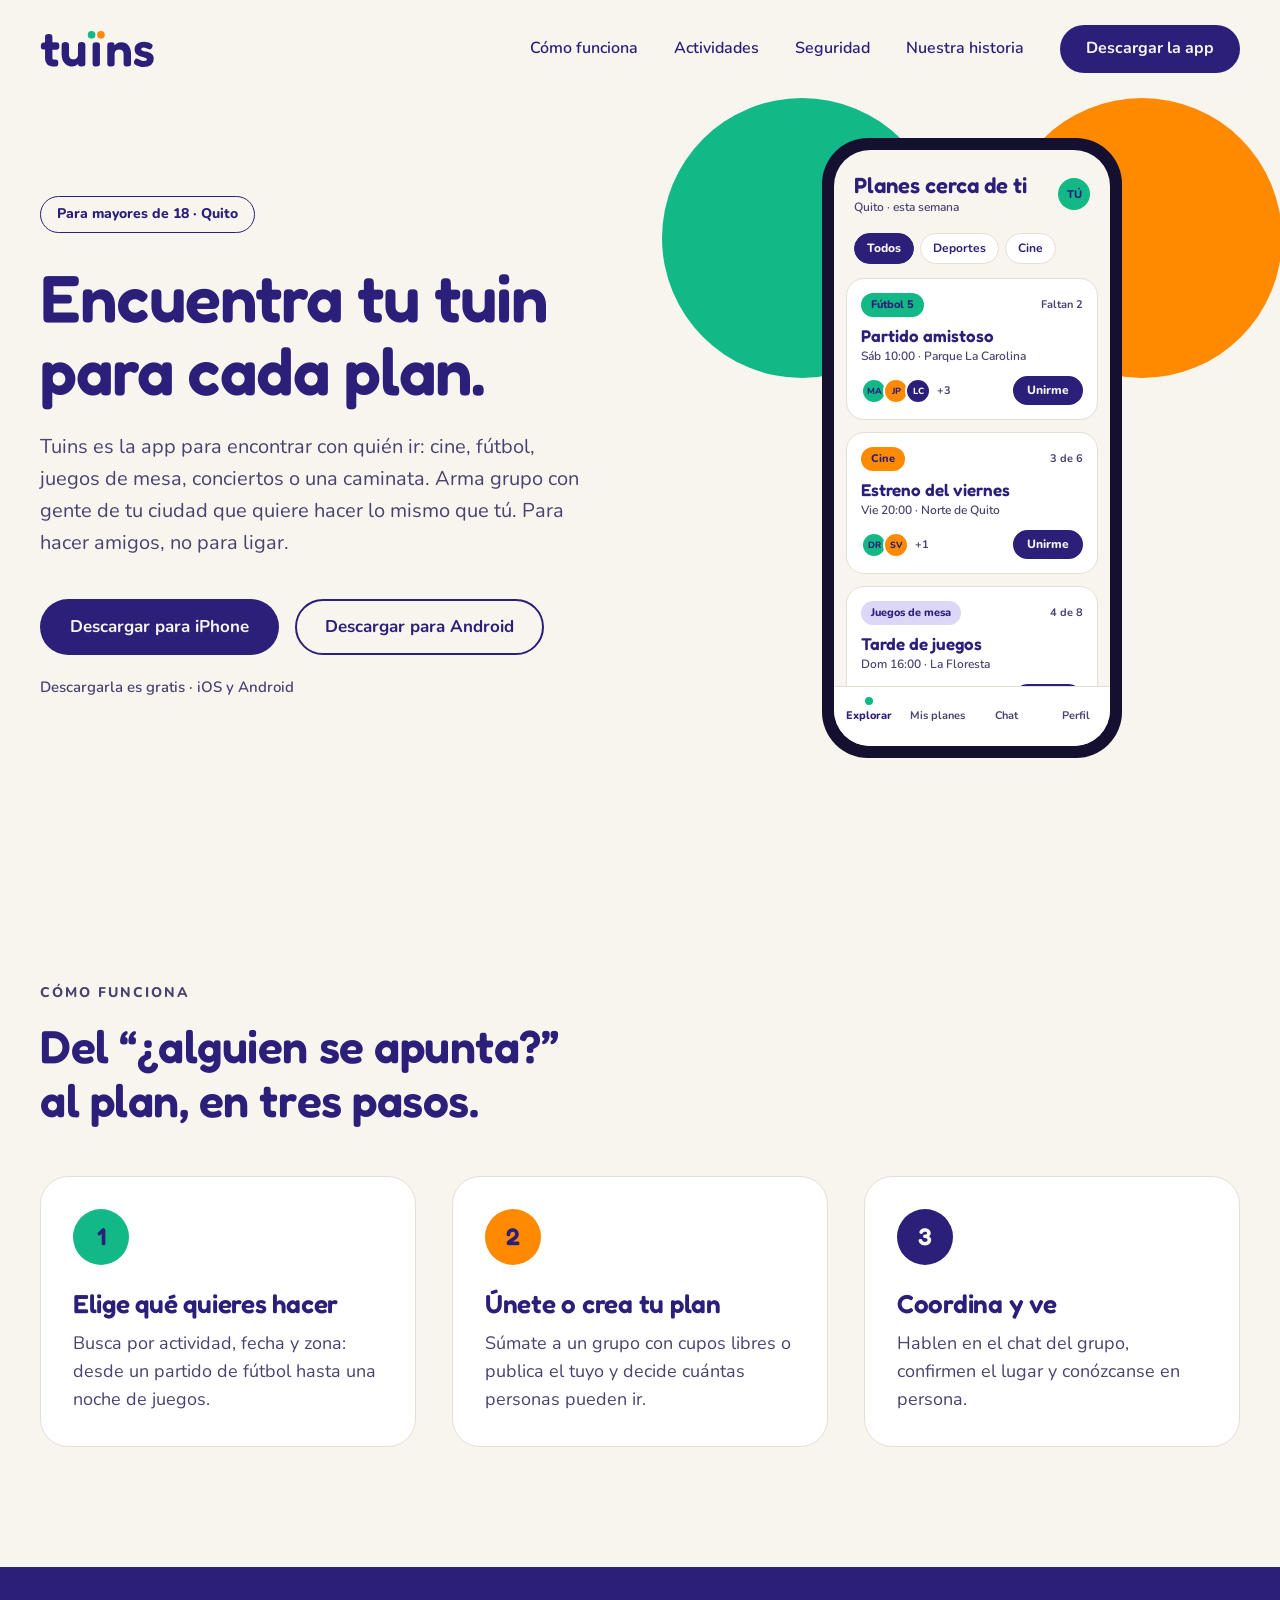
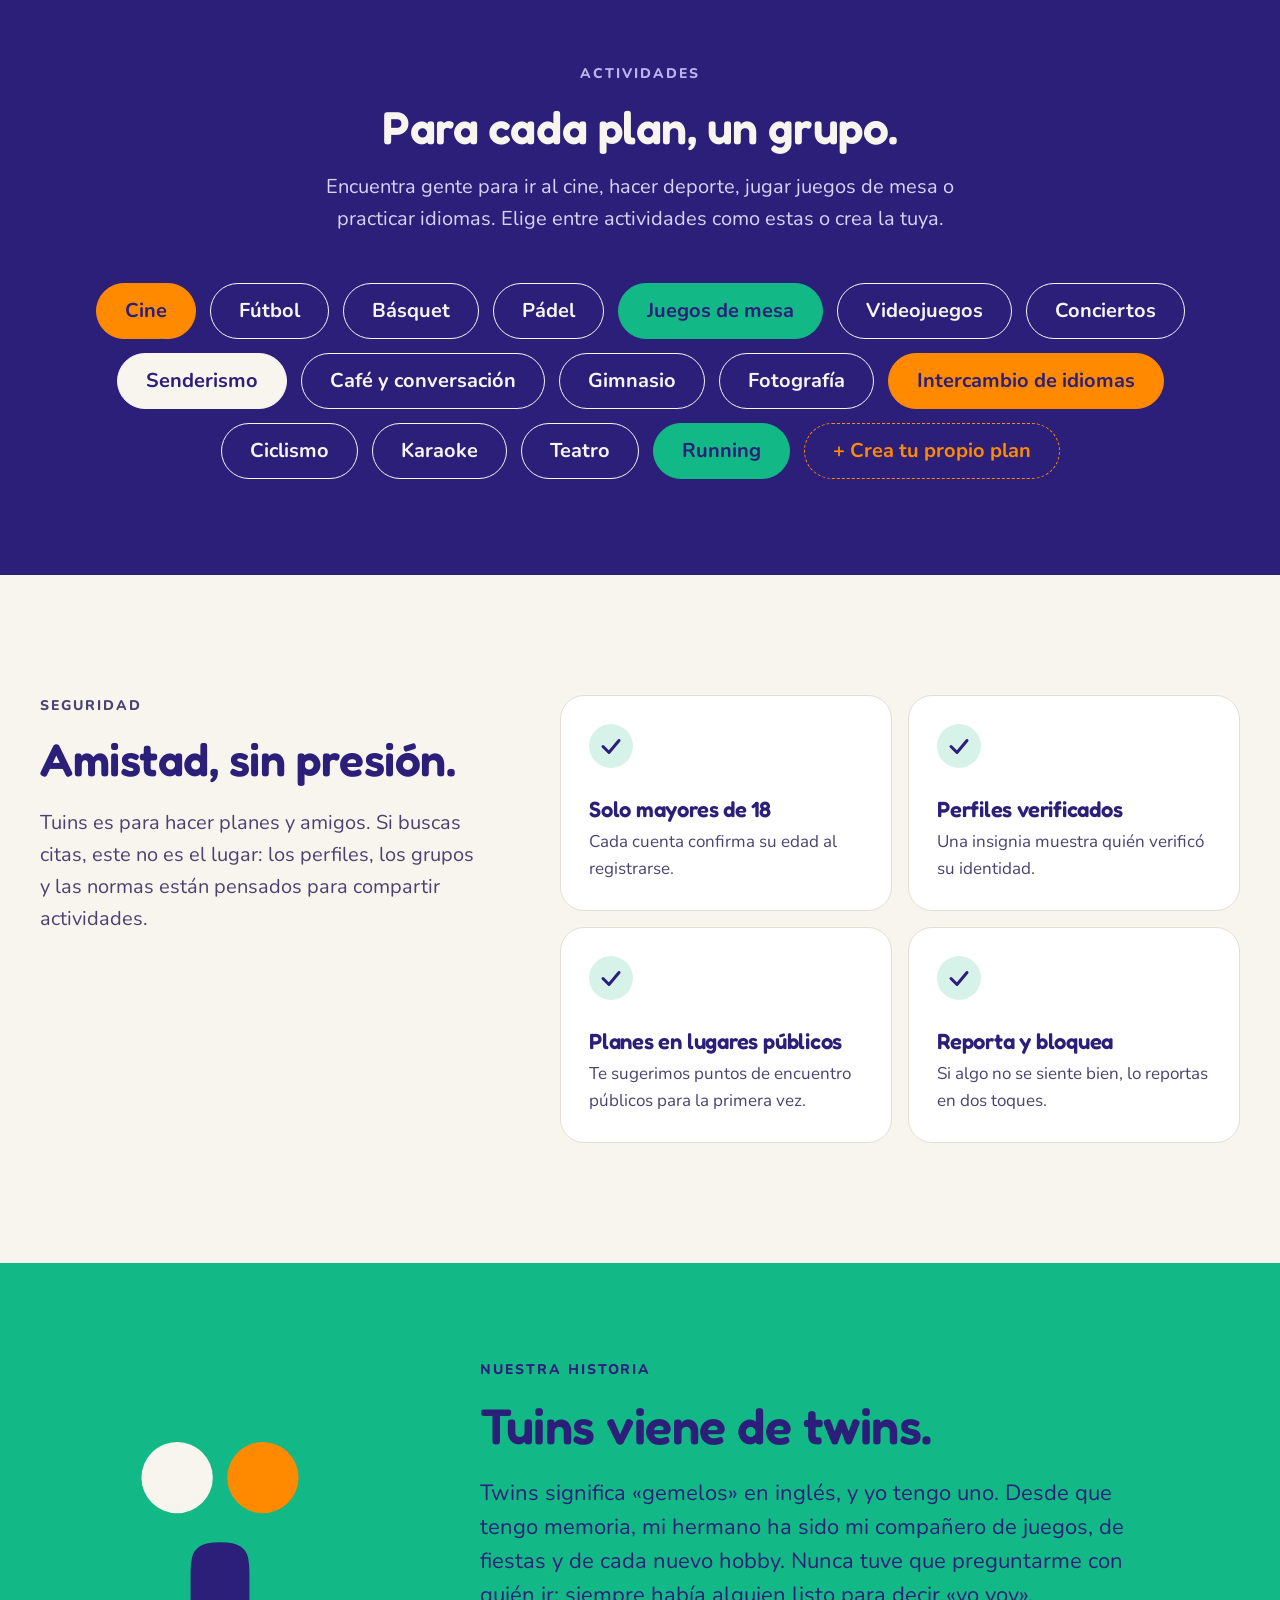
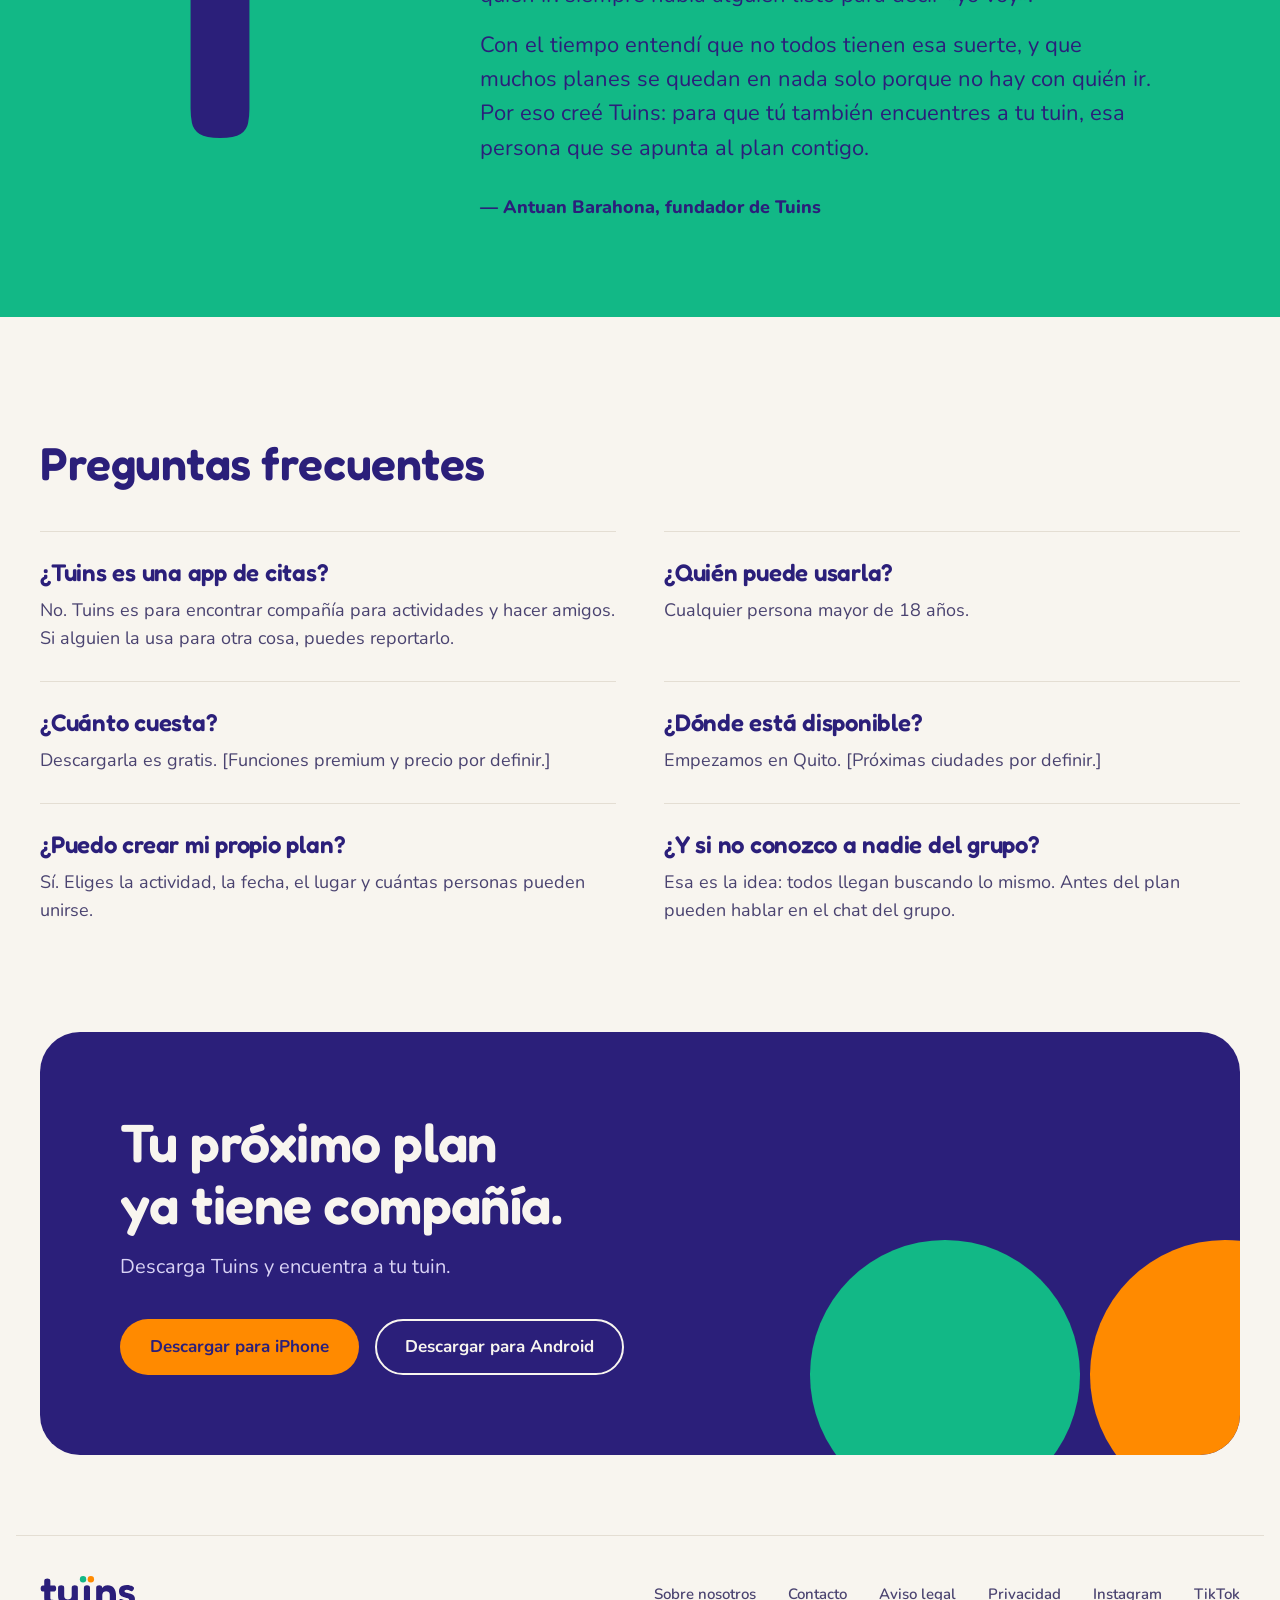
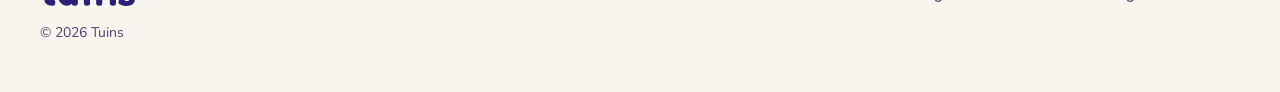
<file: index.html>
<!doctype html>
<html lang="es">
<head>
  <meta charset="utf-8">
  <meta name="viewport" content="width=device-width, initial-scale=1">
  <!-- Política de seguridad. GitHub Pages no admite cabeceras HTTP propias, por eso va en un meta.
       Si agregas scripts, fuentes o imágenes de otro dominio, hay que permitirlos aquí (y en las demás páginas).
       No quites connect-src 'self': sin él, Lighthouse no puede leer robots.txt y baja la nota de SEO. -->
  <meta http-equiv="Content-Security-Policy" content="default-src 'none'; style-src 'self'; img-src 'self'; font-src 'self'; manifest-src 'self'; connect-src 'self'; base-uri 'none'; form-action 'none'">

  <!-- SEO básico -->
  <title>Tuins: encuentra con quién ir a tus planes en Quito</title>
  <meta name="description" content="Tuins es la app para encontrar con quién ir al cine, al fútbol o a una noche de juegos. Arma grupo con gente de Quito que quiere lo mismo que tú. Solo +18.">
  <!-- Reemplaza https://josueantuanb.github.io/tuins por tu dominio real (aquí, en robots.txt y en sitemap.xml) -->
  <link rel="canonical" href="https://josueantuanb.github.io/tuins/">
  <meta name="robots" content="index, follow, max-image-preview:large">
  <meta name="theme-color" content="#2B1F7A">

  <!-- Open Graph (Facebook, WhatsApp, LinkedIn) -->
  <meta property="og:type" content="website">
  <meta property="og:site_name" content="Tuins">
  <meta property="og:locale" content="es_EC">
  <meta property="og:title" content="Tuins: encuentra tu tuin para cada plan">
  <meta property="og:description" content="La app para encontrar con quién ir al cine, al fútbol o a una noche de juegos en Quito. Para hacer amigos, no para ligar.">
  <meta property="og:url" content="https://josueantuanb.github.io/tuins/">
  <meta property="og:image" content="https://josueantuanb.github.io/tuins/assets/og/tuins-og.jpg">
  <meta property="og:image:width" content="1200">
  <meta property="og:image:height" content="630">
  <meta property="og:image:alt" content="Logo de Tuins con el texto: Encuentra tu tuin para cada plan.">

  <!-- Tarjeta para X / Twitter -->
  <meta name="twitter:card" content="summary_large_image">
  <meta name="twitter:title" content="Tuins: encuentra tu tuin para cada plan">
  <meta name="twitter:description" content="La app para encontrar con quién ir al cine, al fútbol o a una noche de juegos en Quito.">
  <meta name="twitter:image" content="https://josueantuanb.github.io/tuins/assets/og/tuins-og.jpg">
  <meta name="twitter:image:alt" content="Logo de Tuins con el texto: Encuentra tu tuin para cada plan.">

  <!-- Íconos -->
  <link rel="icon" href="favicon.ico" sizes="48x48">
  <link rel="icon" href="assets/icons/favicon.svg" type="image/svg+xml">
  <link rel="apple-touch-icon" href="assets/icons/apple-touch-icon.png">
  <link rel="manifest" href="site.webmanifest">

  <!-- Fuentes propias (sin peticiones a terceros) y estilos -->
  <link rel="preload" href="assets/fonts/fredoka-latin.woff2" as="font" type="font/woff2" crossorigin>
  <link rel="preload" href="assets/fonts/nunito-latin.woff2" as="font" type="font/woff2" crossorigin>
  <link rel="stylesheet" href="css/styles.css">

  <!-- Datos estructurados (schema.org) -->
  <script type="application/ld+json">
  {
    "@context": "https://schema.org",
    "@graph": [
      {
        "@type": "Organization",
        "@id": "https://josueantuanb.github.io/tuins/#organizacion",
        "name": "Tuins",
        "url": "https://josueantuanb.github.io/tuins/",
        "logo": "https://josueantuanb.github.io/tuins/assets/icons/icon-512.png",
        "sameAs": ["https://github.com/josueantuanB/tuins"],
        "founder": { "@type": "Person", "name": "Antuan Barahona" }
      },
      {
        "@type": "WebSite",
        "@id": "https://josueantuanb.github.io/tuins/#sitio",
        "url": "https://josueantuanb.github.io/tuins/",
        "name": "Tuins",
        "inLanguage": "es",
        "publisher": { "@id": "https://josueantuanb.github.io/tuins/#organizacion" }
      },
      {
        "@type": "WebPage",
        "@id": "https://josueantuanb.github.io/tuins/#pagina",
        "url": "https://josueantuanb.github.io/tuins/",
        "name": "Tuins: encuentra con quién ir a tus planes en Quito",
        "description": "Tuins es la app para encontrar con quién ir al cine, al fútbol o a una noche de juegos. Arma grupo con gente de Quito que quiere lo mismo que tú. Solo +18.",
        "inLanguage": "es",
        "isPartOf": { "@id": "https://josueantuanb.github.io/tuins/#sitio" },
        "about": { "@id": "https://josueantuanb.github.io/tuins/#app" },
        "breadcrumb": { "@id": "https://josueantuanb.github.io/tuins/#migas" },
        "primaryImageOfPage": "https://josueantuanb.github.io/tuins/assets/og/tuins-og.jpg"
      },
      {
        "@type": "BreadcrumbList",
        "@id": "https://josueantuanb.github.io/tuins/#migas",
        "itemListElement": [
          { "@type": "ListItem", "position": 1, "name": "Inicio", "item": "https://josueantuanb.github.io/tuins/" }
        ]
      },
      {
        "@type": "MobileApplication",
        "@id": "https://josueantuanb.github.io/tuins/#app",
        "name": "Tuins",
        "operatingSystem": "iOS, Android",
        "applicationCategory": "SocialNetworkingApplication",
        "description": "App para encontrar compañía para actividades y hacer amigos. Solo para mayores de 18 años.",
        "offers": { "@type": "Offer", "price": "0", "priceCurrency": "USD" },
        "publisher": { "@id": "https://josueantuanb.github.io/tuins/#organizacion" }
      },
      {
        "@type": "FAQPage",
        "@id": "https://josueantuanb.github.io/tuins/#preguntas",
        "mainEntity": [
          {
            "@type": "Question",
            "name": "¿Tuins es una app de citas?",
            "acceptedAnswer": { "@type": "Answer", "text": "No. Tuins es para encontrar compañía para actividades y hacer amigos. Si alguien la usa para otra cosa, puedes reportarlo." }
          },
          {
            "@type": "Question",
            "name": "¿Quién puede usarla?",
            "acceptedAnswer": { "@type": "Answer", "text": "Cualquier persona mayor de 18 años." }
          },
          {
            "@type": "Question",
            "name": "¿Puedo crear mi propio plan?",
            "acceptedAnswer": { "@type": "Answer", "text": "Sí. Eliges la actividad, la fecha, el lugar y cuántas personas pueden unirse." }
          },
          {
            "@type": "Question",
            "name": "¿Y si no conozco a nadie del grupo?",
            "acceptedAnswer": { "@type": "Answer", "text": "Esa es la idea: todos llegan buscando lo mismo. Antes del plan pueden hablar en el chat del grupo." }
          }
        ]
      }
    ]
  }
  </script>
</head>
<body>
  <a class="saltar" href="#contenido">Saltar al contenido</a>

  <header class="cabecera">
    <div class="contenedor cabecera__fila">
      <a class="cabecera__logo" href="./">
        <img src="assets/img/tuins-logo.svg" width="115" height="36" alt="Tuins, ir al inicio">
      </a>
      <nav class="cabecera__nav" aria-label="Principal">
        <ul>
          <li><a href="#como-funciona">Cómo funciona</a></li>
          <li><a href="#actividades">Actividades</a></li>
          <li><a href="#seguridad">Seguridad</a></li>
          <li><a href="#historia">Nuestra historia</a></li>
        </ul>
      </nav>
      <a class="boton boton--primario boton--chico cabecera__cta" href="#descargar">Descargar la app</a>
    </div>
  </header>

  <main id="contenido">

    <!-- HERO -->
    <section class="hero" aria-labelledby="hero-titulo">
      <div class="contenedor hero__grid">
        <div class="hero__texto">
          <p class="etiqueta">Para mayores de 18 · Quito</p>
          <h1 id="hero-titulo">Encuentra tu tuin para cada plan.</h1>
          <p class="hero__bajada">Tuins es la app para encontrar con quién ir: cine, fútbol, juegos de mesa, conciertos o una caminata. Arma grupo con gente de tu ciudad que quiere hacer lo mismo que tú. Para hacer amigos, no para ligar.</p>
          <div class="botones">
            <!-- TODO: reemplazar # por el enlace real de App Store -->
            <a class="boton boton--primario" href="#">Descargar para iPhone</a>
            <!-- TODO: reemplazar # por el enlace real de Google Play -->
            <a class="boton boton--secundario" href="#">Descargar para Android</a>
          </div>
          <p class="hero__nota">Descargarla es gratis · iOS y Android</p>
        </div>

        <div class="hero__visual">
          <div class="telefono" role="img" aria-label="Pantalla de la app Tuins con planes cercanos: un partido de fútbol 5, un estreno de cine y una tarde de juegos de mesa.">
            <div class="telefono__pantalla">
              <div class="app__cabecera">
                <div>
                  <p class="app__titulo">Planes cerca de ti</p>
                  <p class="app__sub">Quito · esta semana</p>
                </div>
                <span class="app__avatar">TÚ</span>
              </div>
              <div class="app__filtros">
                <span class="filtro filtro--activo">Todos</span>
                <span class="filtro">Deportes</span>
                <span class="filtro">Cine</span>
              </div>

              <div class="plan">
                <div class="plan__fila">
                  <span class="plan__tag plan__tag--menta">Fútbol 5</span>
                  <span class="plan__cupo">Faltan 2</span>
                </div>
                <p class="plan__titulo">Partido amistoso</p>
                <p class="plan__meta">Sáb 10:00 · Parque La Carolina</p>
                <div class="plan__fila">
                  <span class="avatares"><span class="av av--menta">MA</span><span class="av av--mandarina">JP</span><span class="av av--indigo">LC</span><span class="av__mas">+3</span></span>
                  <span class="plan__boton">Unirme</span>
                </div>
              </div>

              <div class="plan">
                <div class="plan__fila">
                  <span class="plan__tag plan__tag--mandarina">Cine</span>
                  <span class="plan__cupo">3 de 6</span>
                </div>
                <p class="plan__titulo">Estreno del viernes</p>
                <p class="plan__meta">Vie 20:00 · Norte de Quito</p>
                <div class="plan__fila">
                  <span class="avatares"><span class="av av--menta">DR</span><span class="av av--mandarina">SV</span><span class="av__mas">+1</span></span>
                  <span class="plan__boton">Unirme</span>
                </div>
              </div>

              <div class="plan">
                <div class="plan__fila">
                  <span class="plan__tag plan__tag--lavanda">Juegos de mesa</span>
                  <span class="plan__cupo">4 de 8</span>
                </div>
                <p class="plan__titulo">Tarde de juegos</p>
                <p class="plan__meta">Dom 16:00 · La Floresta</p>
                <div class="plan__fila">
                  <span class="avatares"><span class="av av--menta">AN</span><span class="av av--mandarina">GM</span><span class="av av--indigo">PT</span><span class="av__mas">+1</span></span>
                  <span class="plan__boton">Unirme</span>
                </div>
              </div>

              <div class="app__barra">
                <span class="activo">Explorar</span>
                <span>Mis planes</span>
                <span>Chat</span>
                <span>Perfil</span>
              </div>
            </div>
          </div>
        </div>
      </div>
    </section>

    <!-- CÓMO FUNCIONA -->
    <section class="seccion" id="como-funciona" aria-labelledby="como-titulo">
      <div class="contenedor">
        <p class="antetitulo">Cómo funciona</p>
        <h2 id="como-titulo">Del “¿alguien se apunta?” al plan, en tres pasos.</h2>
        <ol class="pasos">
          <li class="tarjeta paso">
            <span class="paso__num paso__num--menta" aria-hidden="true">1</span>
            <h3>Elige qué quieres hacer</h3>
            <p>Busca por actividad, fecha y zona: desde un partido de fútbol hasta una noche de juegos.</p>
          </li>
          <li class="tarjeta paso">
            <span class="paso__num paso__num--mandarina" aria-hidden="true">2</span>
            <h3>Únete o crea tu plan</h3>
            <p>Súmate a un grupo con cupos libres o publica el tuyo y decide cuántas personas pueden ir.</p>
          </li>
          <li class="tarjeta paso">
            <span class="paso__num paso__num--indigo" aria-hidden="true">3</span>
            <h3>Coordina y ve</h3>
            <p>Hablen en el chat del grupo, confirmen el lugar y conózcanse en persona.</p>
          </li>
        </ol>
      </div>
    </section>

    <!-- ACTIVIDADES -->
    <section class="banda banda--indigo" id="actividades" aria-labelledby="act-titulo">
      <div class="contenedor centrado">
        <p class="antetitulo antetitulo--claro">Actividades</p>
        <h2 id="act-titulo">Para cada plan, un grupo.</h2>
        <p class="banda__bajada">Encuentra gente para ir al cine, hacer deporte, jugar juegos de mesa o practicar idiomas. Elige entre actividades como estas o crea la tuya.</p>
        <ul class="chips">
          <li class="chip chip--mandarina">Cine</li>
          <li class="chip">Fútbol</li>
          <li class="chip">Básquet</li>
          <li class="chip">Pádel</li>
          <li class="chip chip--menta">Juegos de mesa</li>
          <li class="chip">Videojuegos</li>
          <li class="chip">Conciertos</li>
          <li class="chip chip--hueso">Senderismo</li>
          <li class="chip">Café y conversación</li>
          <li class="chip">Gimnasio</li>
          <li class="chip">Fotografía</li>
          <li class="chip chip--mandarina">Intercambio de idiomas</li>
          <li class="chip">Ciclismo</li>
          <li class="chip">Karaoke</li>
          <li class="chip">Teatro</li>
          <li class="chip chip--menta">Running</li>
          <li class="chip chip--nuevo">+ Crea tu propio plan</li>
        </ul>
      </div>
    </section>

    <!-- SEGURIDAD -->
    <section class="seccion" id="seguridad" aria-labelledby="seg-titulo">
      <div class="contenedor seguridad">
        <div class="seguridad__intro">
          <p class="antetitulo">Seguridad</p>
          <h2 id="seg-titulo">Amistad, sin presión.</h2>
          <p>Tuins es para hacer planes y amigos. Si buscas citas, este no es el lugar: los perfiles, los grupos y las normas están pensados para compartir actividades.</p>
        </div>
        <ul class="garantias">
          <li class="tarjeta garantia">
            <svg viewBox="0 0 44 44" aria-hidden="true" focusable="false"><circle cx="22" cy="22" r="22" fill="#D7F3E9"/><path d="M14 22.5l6 6 10-12" fill="none" stroke="#2B1F7A" stroke-width="3" stroke-linecap="round" stroke-linejoin="round"/></svg>
            <h3>Solo mayores de 18</h3>
            <p>Cada cuenta confirma su edad al registrarse.</p>
          </li>
          <li class="tarjeta garantia">
            <svg viewBox="0 0 44 44" aria-hidden="true" focusable="false"><circle cx="22" cy="22" r="22" fill="#D7F3E9"/><path d="M14 22.5l6 6 10-12" fill="none" stroke="#2B1F7A" stroke-width="3" stroke-linecap="round" stroke-linejoin="round"/></svg>
            <h3>Perfiles verificados</h3>
            <p>Una insignia muestra quién verificó su identidad.</p>
          </li>
          <li class="tarjeta garantia">
            <svg viewBox="0 0 44 44" aria-hidden="true" focusable="false"><circle cx="22" cy="22" r="22" fill="#D7F3E9"/><path d="M14 22.5l6 6 10-12" fill="none" stroke="#2B1F7A" stroke-width="3" stroke-linecap="round" stroke-linejoin="round"/></svg>
            <h3>Planes en lugares públicos</h3>
            <p>Te sugerimos puntos de encuentro públicos para la primera vez.</p>
          </li>
          <li class="tarjeta garantia">
            <svg viewBox="0 0 44 44" aria-hidden="true" focusable="false"><circle cx="22" cy="22" r="22" fill="#D7F3E9"/><path d="M14 22.5l6 6 10-12" fill="none" stroke="#2B1F7A" stroke-width="3" stroke-linecap="round" stroke-linejoin="round"/></svg>
            <h3>Reporta y bloquea</h3>
            <p>Si algo no se siente bien, lo reportas en dos toques.</p>
          </li>
        </ul>
      </div>
    </section>

    <!-- NUESTRA HISTORIA -->
    <section class="banda banda--menta" id="historia" aria-labelledby="hist-titulo">
      <div class="contenedor historia">
        <img class="historia__simbolo" src="assets/img/tuins-simbolo-historia.svg" width="300" height="300" alt="" loading="lazy" decoding="async">
        <div>
          <p class="antetitulo antetitulo--indigo">Nuestra historia</p>
          <h2 id="hist-titulo">Tuins viene de <span lang="en">twins</span>.</h2>
          <blockquote class="historia__cita">
            <p><span lang="en">Twins</span> significa «gemelos» en inglés, y yo tengo uno. Desde que tengo memoria, mi hermano ha sido mi compañero de juegos, de fiestas y de cada nuevo hobby. Nunca tuve que preguntarme con quién ir: siempre había alguien listo para decir «yo voy».</p>
            <p>Con el tiempo entendí que no todos tienen esa suerte, y que muchos planes se quedan en nada solo porque no hay con quién ir. Por eso creé Tuins: para que tú también encuentres a tu tuin, esa persona que se apunta al plan contigo.</p>
          </blockquote>
          <p class="historia__firma">— Antuan Barahona, fundador de Tuins</p>
        </div>
      </div>
    </section>

    <!-- PREGUNTAS FRECUENTES -->
    <section class="seccion seccion--faq" id="preguntas" aria-labelledby="faq-titulo">
      <div class="contenedor">
        <h2 id="faq-titulo">Preguntas frecuentes</h2>
        <div class="faq">
          <div class="faq__item">
            <h3>¿Tuins es una app de citas?</h3>
            <p>No. Tuins es para encontrar compañía para actividades y hacer amigos. Si alguien la usa para otra cosa, puedes reportarlo.</p>
          </div>
          <div class="faq__item">
            <h3>¿Quién puede usarla?</h3>
            <p>Cualquier persona mayor de 18 años.</p>
          </div>
          <div class="faq__item">
            <h3>¿Cuánto cuesta?</h3>
            <!-- TODO: completar el modelo de precios -->
            <p>Descargarla es gratis. [Funciones premium y precio por definir.]</p>
          </div>
          <div class="faq__item">
            <h3>¿Dónde está disponible?</h3>
            <!-- TODO: completar las próximas ciudades -->
            <p>Empezamos en Quito. [Próximas ciudades por definir.]</p>
          </div>
          <div class="faq__item">
            <h3>¿Puedo crear mi propio plan?</h3>
            <p>Sí. Eliges la actividad, la fecha, el lugar y cuántas personas pueden unirse.</p>
          </div>
          <div class="faq__item">
            <h3>¿Y si no conozco a nadie del grupo?</h3>
            <p>Esa es la idea: todos llegan buscando lo mismo. Antes del plan pueden hablar en el chat del grupo.</p>
          </div>
        </div>
      </div>
    </section>

    <!-- LLAMADO FINAL -->
    <section class="cta" id="descargar" aria-labelledby="cta-titulo">
      <div class="contenedor">
        <div class="cta__tarjeta">
          <h2 id="cta-titulo">Tu próximo plan ya tiene compañía.</h2>
          <p>Descarga Tuins y encuentra a tu tuin.</p>
          <div class="botones">
            <!-- TODO: reemplazar # por los enlaces reales de las tiendas -->
            <a class="boton boton--acento" href="#">Descargar para iPhone</a>
            <a class="boton boton--claro" href="#">Descargar para Android</a>
          </div>
        </div>
      </div>
    </section>

  </main>

  <footer class="pie">
    <div class="contenedor pie__fila">
      <div>
        <img src="assets/img/tuins-logo.svg" width="96" height="30" alt="Tuins" loading="lazy" decoding="async">
        <p class="pie__copy">© 2026 Tuins</p>
      </div>
      <nav aria-label="Pie de página">
        <ul>
          <li><a href="sobre-nosotros.html">Sobre nosotros</a></li>
          <li><a href="contacto.html">Contacto</a></li>
          <li><a href="aviso-legal.html">Aviso legal</a></li>
          <li><a href="privacidad.html">Privacidad</a></li>
          <!-- TODO: reemplazar # por los perfiles reales -->
          <li><a href="#">Instagram</a></li>
          <li><a href="#">TikTok</a></li>
        </ul>
      </nav>
    </div>
  </footer>
</body>
</html>
</file>
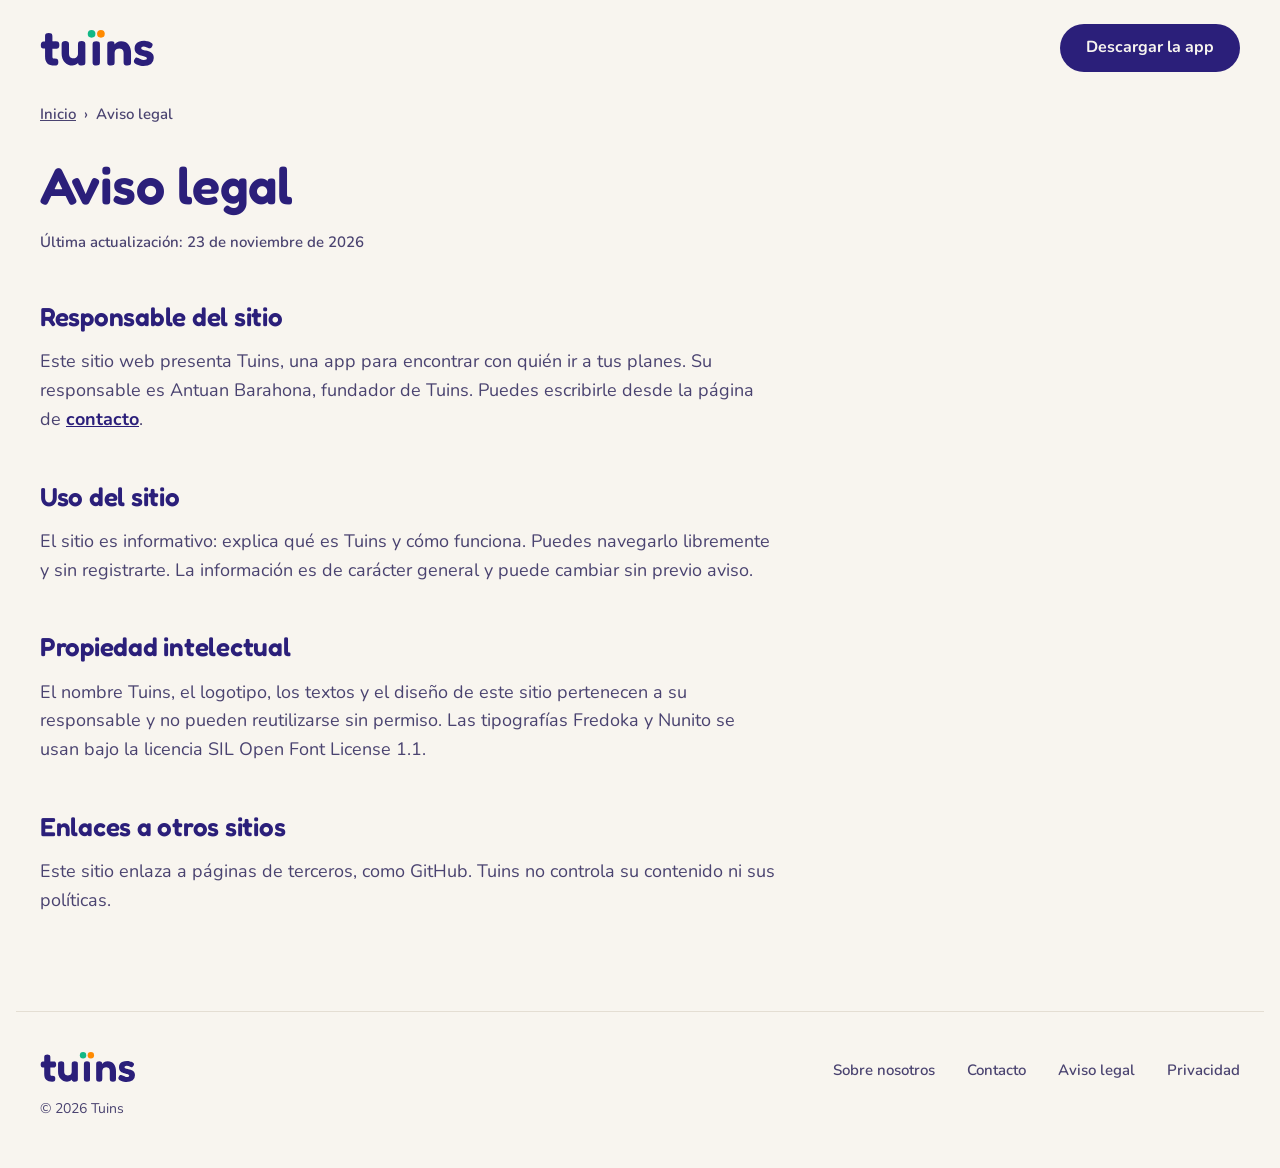
<file: aviso-legal.html>
<!doctype html>
<html lang="es">
<head>
  <meta charset="utf-8">
  <meta name="viewport" content="width=device-width, initial-scale=1">
  <!-- Política de seguridad: ver la nota en index.html -->
  <meta http-equiv="Content-Security-Policy" content="default-src 'none'; style-src 'self'; img-src 'self'; font-src 'self'; manifest-src 'self'; connect-src 'self'; base-uri 'none'; form-action 'none'">

  <title>Aviso legal | Tuins</title>
  <meta name="description" content="Aviso legal del sitio web de Tuins: quién es el responsable, condiciones de uso, propiedad intelectual y enlaces a otros sitios.">
  <link rel="canonical" href="https://josueantuanb.github.io/tuins/aviso-legal.html">
  <meta name="robots" content="index, follow">
  <meta name="theme-color" content="#2B1F7A">

  <link rel="icon" href="favicon.ico" sizes="48x48">
  <link rel="icon" href="assets/icons/favicon.svg" type="image/svg+xml">
  <link rel="apple-touch-icon" href="assets/icons/apple-touch-icon.png">
  <link rel="manifest" href="site.webmanifest">

  <link rel="preload" href="assets/fonts/fredoka-latin.woff2" as="font" type="font/woff2" crossorigin>
  <link rel="preload" href="assets/fonts/nunito-latin.woff2" as="font" type="font/woff2" crossorigin>
  <link rel="stylesheet" href="css/styles.css">

  <script type="application/ld+json">
  {
    "@context": "https://schema.org",
    "@type": "BreadcrumbList",
    "itemListElement": [
      { "@type": "ListItem", "position": 1, "name": "Inicio", "item": "https://josueantuanb.github.io/tuins/" },
      { "@type": "ListItem", "position": 2, "name": "Aviso legal", "item": "https://josueantuanb.github.io/tuins/aviso-legal.html" }
    ]
  }
  </script>
</head>
<body>
  <a class="saltar" href="#contenido">Saltar al contenido</a>

  <header class="cabecera">
    <div class="contenedor cabecera__fila">
      <a class="cabecera__logo" href="./">
        <img src="assets/img/tuins-logo.svg" width="115" height="36" alt="Tuins, ir al inicio">
      </a>
      <a class="boton boton--primario boton--chico cabecera__cta" href="./#descargar">Descargar la app</a>
    </div>
  </header>

  <main id="contenido">
    <div class="contenedor">
      <nav class="migas" aria-label="Migas de pan">
        <ol>
          <li><a href="./">Inicio</a></li>
          <li aria-current="page">Aviso legal</li>
        </ol>
      </nav>

      <article class="pagina">
        <h1>Aviso legal</h1>
        <p class="pagina__fecha">Última actualización: 23 de noviembre de 2026</p>

        <h2>Responsable del sitio</h2>
        <p>Este sitio web presenta Tuins, una app para encontrar con quién ir a tus planes. Su responsable es Antuan Barahona, fundador de Tuins. Puedes escribirle desde la página de <a href="contacto.html">contacto</a>.</p>

        <h2>Uso del sitio</h2>
        <p>El sitio es informativo: explica qué es Tuins y cómo funciona. Puedes navegarlo libremente y sin registrarte. La información es de carácter general y puede cambiar sin previo aviso.</p>

        <h2>Propiedad intelectual</h2>
        <p>El nombre Tuins, el logotipo, los textos y el diseño de este sitio pertenecen a su responsable y no pueden reutilizarse sin permiso. Las tipografías Fredoka y Nunito se usan bajo la licencia SIL Open Font License 1.1.</p>

        <h2>Enlaces a otros sitios</h2>
        <p>Este sitio enlaza a páginas de terceros, como GitHub. Tuins no controla su contenido ni sus políticas.</p>
      </article>
    </div>
  </main>

  <footer class="pie">
    <div class="contenedor pie__fila">
      <div>
        <img src="assets/img/tuins-logo.svg" width="96" height="30" alt="Tuins" loading="lazy" decoding="async">
        <p class="pie__copy">© 2026 Tuins</p>
      </div>
      <nav aria-label="Pie de página">
        <ul>
          <li><a href="sobre-nosotros.html">Sobre nosotros</a></li>
          <li><a href="contacto.html">Contacto</a></li>
          <li><a href="aviso-legal.html" aria-current="page">Aviso legal</a></li>
          <li><a href="privacidad.html">Privacidad</a></li>
        </ul>
      </nav>
    </div>
  </footer>
</body>
</html>
</file>
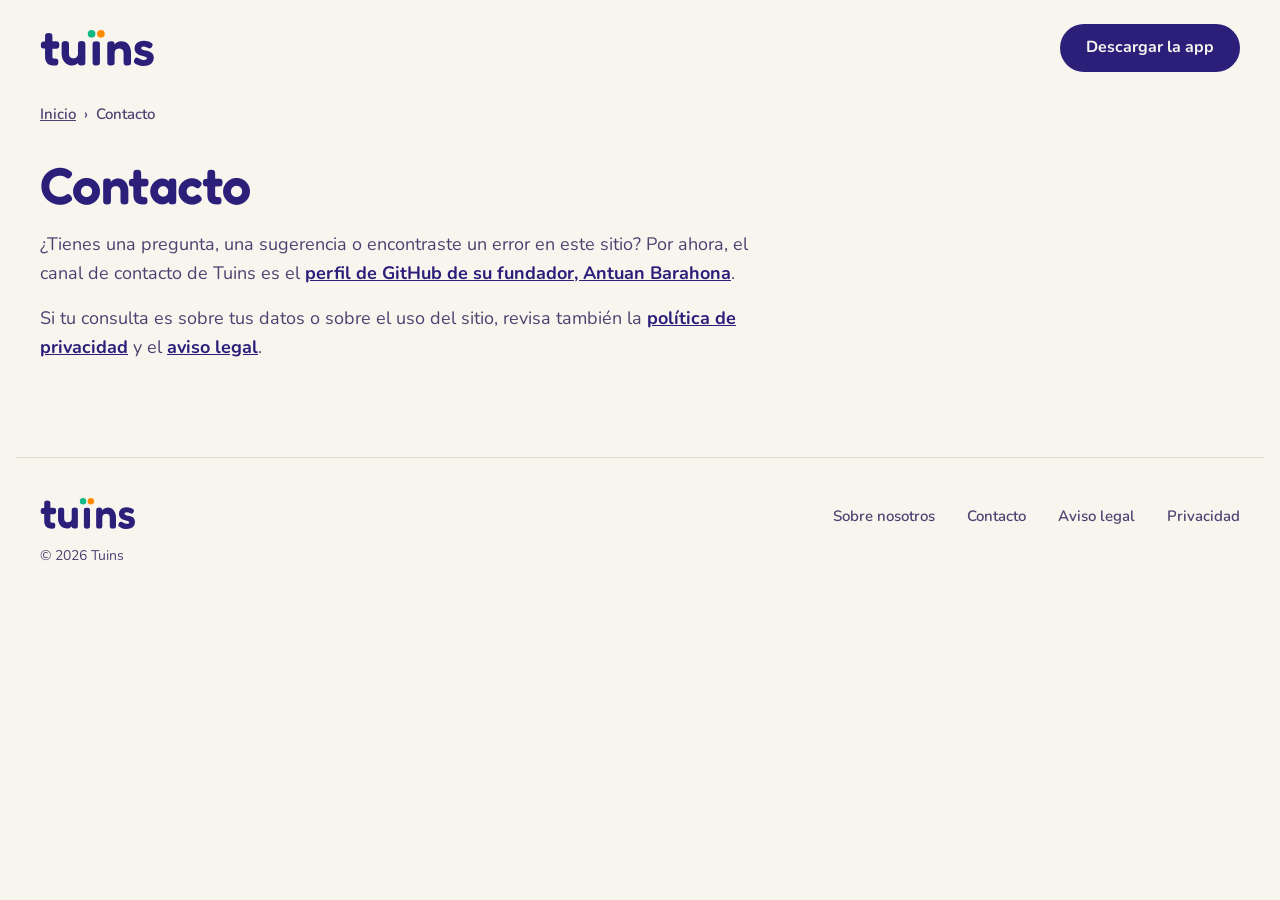
<file: contacto.html>
<!doctype html>
<html lang="es">
<head>
  <meta charset="utf-8">
  <meta name="viewport" content="width=device-width, initial-scale=1">
  <!-- Política de seguridad: ver la nota en index.html -->
  <meta http-equiv="Content-Security-Policy" content="default-src 'none'; style-src 'self'; img-src 'self'; font-src 'self'; manifest-src 'self'; connect-src 'self'; base-uri 'none'; form-action 'none'">

  <title>Contacto | Tuins</title>
  <meta name="description" content="Cómo ponerte en contacto con Tuins, la app para encontrar con quién ir a tus planes: preguntas, sugerencias o errores del sitio.">
  <link rel="canonical" href="https://josueantuanb.github.io/tuins/contacto.html">
  <meta name="robots" content="index, follow">
  <meta name="theme-color" content="#2B1F7A">

  <link rel="icon" href="favicon.ico" sizes="48x48">
  <link rel="icon" href="assets/icons/favicon.svg" type="image/svg+xml">
  <link rel="apple-touch-icon" href="assets/icons/apple-touch-icon.png">
  <link rel="manifest" href="site.webmanifest">

  <link rel="preload" href="assets/fonts/fredoka-latin.woff2" as="font" type="font/woff2" crossorigin>
  <link rel="preload" href="assets/fonts/nunito-latin.woff2" as="font" type="font/woff2" crossorigin>
  <link rel="stylesheet" href="css/styles.css">

  <script type="application/ld+json">
  {
    "@context": "https://schema.org",
    "@type": "BreadcrumbList",
    "itemListElement": [
      { "@type": "ListItem", "position": 1, "name": "Inicio", "item": "https://josueantuanb.github.io/tuins/" },
      { "@type": "ListItem", "position": 2, "name": "Contacto", "item": "https://josueantuanb.github.io/tuins/contacto.html" }
    ]
  }
  </script>
</head>
<body>
  <a class="saltar" href="#contenido">Saltar al contenido</a>

  <header class="cabecera">
    <div class="contenedor cabecera__fila">
      <a class="cabecera__logo" href="./">
        <img src="assets/img/tuins-logo.svg" width="115" height="36" alt="Tuins, ir al inicio">
      </a>
      <a class="boton boton--primario boton--chico cabecera__cta" href="./#descargar">Descargar la app</a>
    </div>
  </header>

  <main id="contenido">
    <div class="contenedor">
      <nav class="migas" aria-label="Migas de pan">
        <ol>
          <li><a href="./">Inicio</a></li>
          <li aria-current="page">Contacto</li>
        </ol>
      </nav>

      <article class="pagina">
        <h1>Contacto</h1>
        <!-- TODO: cuando haya un correo o redes de Tuins, ponerlos aquí -->
        <p>¿Tienes una pregunta, una sugerencia o encontraste un error en este sitio? Por ahora, el canal de contacto de Tuins es el <a href="https://github.com/josueantuanB">perfil de GitHub de su fundador, Antuan Barahona</a>.</p>
        <p>Si tu consulta es sobre tus datos o sobre el uso del sitio, revisa también la <a href="privacidad.html">política de privacidad</a> y el <a href="aviso-legal.html">aviso legal</a>.</p>
      </article>
    </div>
  </main>

  <footer class="pie">
    <div class="contenedor pie__fila">
      <div>
        <img src="assets/img/tuins-logo.svg" width="96" height="30" alt="Tuins" loading="lazy" decoding="async">
        <p class="pie__copy">© 2026 Tuins</p>
      </div>
      <nav aria-label="Pie de página">
        <ul>
          <li><a href="sobre-nosotros.html">Sobre nosotros</a></li>
          <li><a href="contacto.html" aria-current="page">Contacto</a></li>
          <li><a href="aviso-legal.html">Aviso legal</a></li>
          <li><a href="privacidad.html">Privacidad</a></li>
        </ul>
      </nav>
    </div>
  </footer>
</body>
</html>
</file>
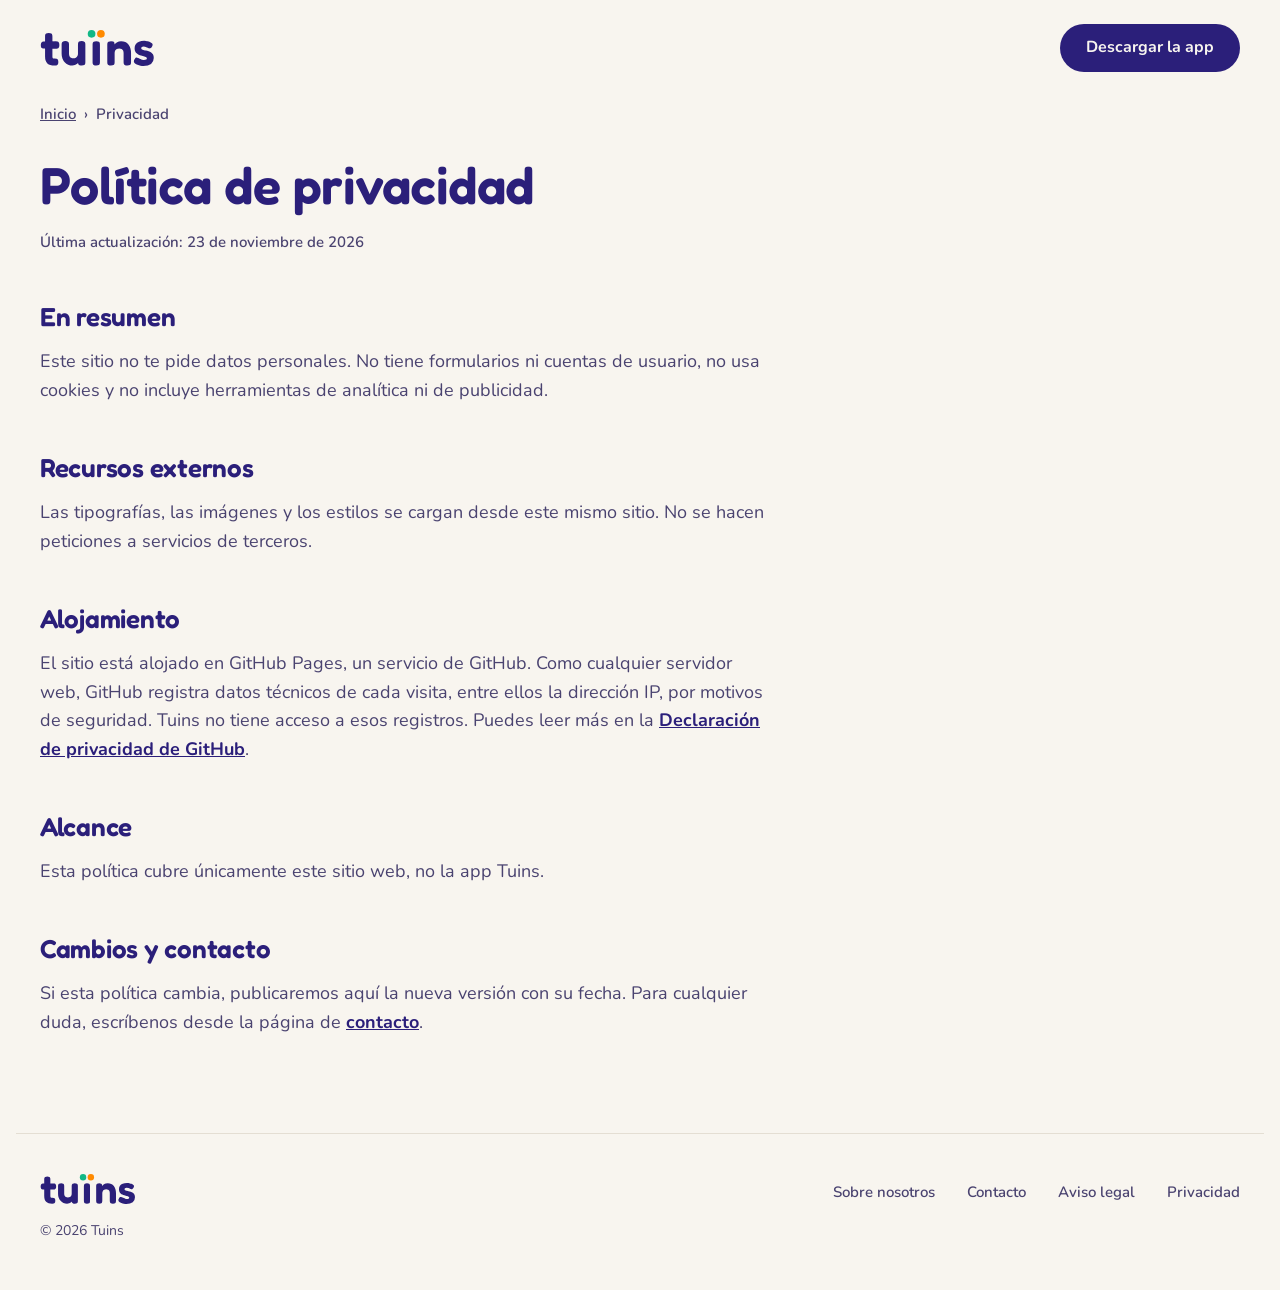
<file: privacidad.html>
<!doctype html>
<html lang="es">
<head>
  <meta charset="utf-8">
  <meta name="viewport" content="width=device-width, initial-scale=1">
  <!-- Política de seguridad: ver la nota en index.html -->
  <meta http-equiv="Content-Security-Policy" content="default-src 'none'; style-src 'self'; img-src 'self'; font-src 'self'; manifest-src 'self'; connect-src 'self'; base-uri 'none'; form-action 'none'">

  <title>Política de privacidad | Tuins</title>
  <meta name="description" content="Política de privacidad del sitio web de Tuins: no pide datos personales ni usa cookies o analítica. Qué registra el alojamiento y cómo contactarnos.">
  <link rel="canonical" href="https://josueantuanb.github.io/tuins/privacidad.html">
  <meta name="robots" content="index, follow">
  <meta name="theme-color" content="#2B1F7A">

  <link rel="icon" href="favicon.ico" sizes="48x48">
  <link rel="icon" href="assets/icons/favicon.svg" type="image/svg+xml">
  <link rel="apple-touch-icon" href="assets/icons/apple-touch-icon.png">
  <link rel="manifest" href="site.webmanifest">

  <link rel="preload" href="assets/fonts/fredoka-latin.woff2" as="font" type="font/woff2" crossorigin>
  <link rel="preload" href="assets/fonts/nunito-latin.woff2" as="font" type="font/woff2" crossorigin>
  <link rel="stylesheet" href="css/styles.css">

  <script type="application/ld+json">
  {
    "@context": "https://schema.org",
    "@type": "BreadcrumbList",
    "itemListElement": [
      { "@type": "ListItem", "position": 1, "name": "Inicio", "item": "https://josueantuanb.github.io/tuins/" },
      { "@type": "ListItem", "position": 2, "name": "Privacidad", "item": "https://josueantuanb.github.io/tuins/privacidad.html" }
    ]
  }
  </script>
</head>
<body>
  <a class="saltar" href="#contenido">Saltar al contenido</a>

  <header class="cabecera">
    <div class="contenedor cabecera__fila">
      <a class="cabecera__logo" href="./">
        <img src="assets/img/tuins-logo.svg" width="115" height="36" alt="Tuins, ir al inicio">
      </a>
      <a class="boton boton--primario boton--chico cabecera__cta" href="./#descargar">Descargar la app</a>
    </div>
  </header>

  <main id="contenido">
    <div class="contenedor">
      <nav class="migas" aria-label="Migas de pan">
        <ol>
          <li><a href="./">Inicio</a></li>
          <li aria-current="page">Privacidad</li>
        </ol>
      </nav>

      <article class="pagina">
        <h1>Política de privacidad</h1>
        <p class="pagina__fecha">Última actualización: 23 de noviembre de 2026</p>

        <h2>En resumen</h2>
        <p>Este sitio no te pide datos personales. No tiene formularios ni cuentas de usuario, no usa cookies y no incluye herramientas de analítica ni de publicidad.</p>

        <h2>Recursos externos</h2>
        <p>Las tipografías, las imágenes y los estilos se cargan desde este mismo sitio. No se hacen peticiones a servicios de terceros.</p>

        <h2>Alojamiento</h2>
        <p>El sitio está alojado en GitHub Pages, un servicio de GitHub. Como cualquier servidor web, GitHub registra datos técnicos de cada visita, entre ellos la dirección IP, por motivos de seguridad. Tuins no tiene acceso a esos registros. Puedes leer más en la <a href="https://docs.github.com/es/site-policy/privacy-policies/github-general-privacy-statement">Declaración de privacidad de GitHub</a>.</p>

        <h2>Alcance</h2>
        <p>Esta política cubre únicamente este sitio web, no la app Tuins.</p>

        <h2>Cambios y contacto</h2>
        <p>Si esta política cambia, publicaremos aquí la nueva versión con su fecha. Para cualquier duda, escríbenos desde la página de <a href="contacto.html">contacto</a>.</p>
      </article>
    </div>
  </main>

  <footer class="pie">
    <div class="contenedor pie__fila">
      <div>
        <img src="assets/img/tuins-logo.svg" width="96" height="30" alt="Tuins" loading="lazy" decoding="async">
        <p class="pie__copy">© 2026 Tuins</p>
      </div>
      <nav aria-label="Pie de página">
        <ul>
          <li><a href="sobre-nosotros.html">Sobre nosotros</a></li>
          <li><a href="contacto.html">Contacto</a></li>
          <li><a href="aviso-legal.html">Aviso legal</a></li>
          <li><a href="privacidad.html" aria-current="page">Privacidad</a></li>
        </ul>
      </nav>
    </div>
  </footer>
</body>
</html>
</file>
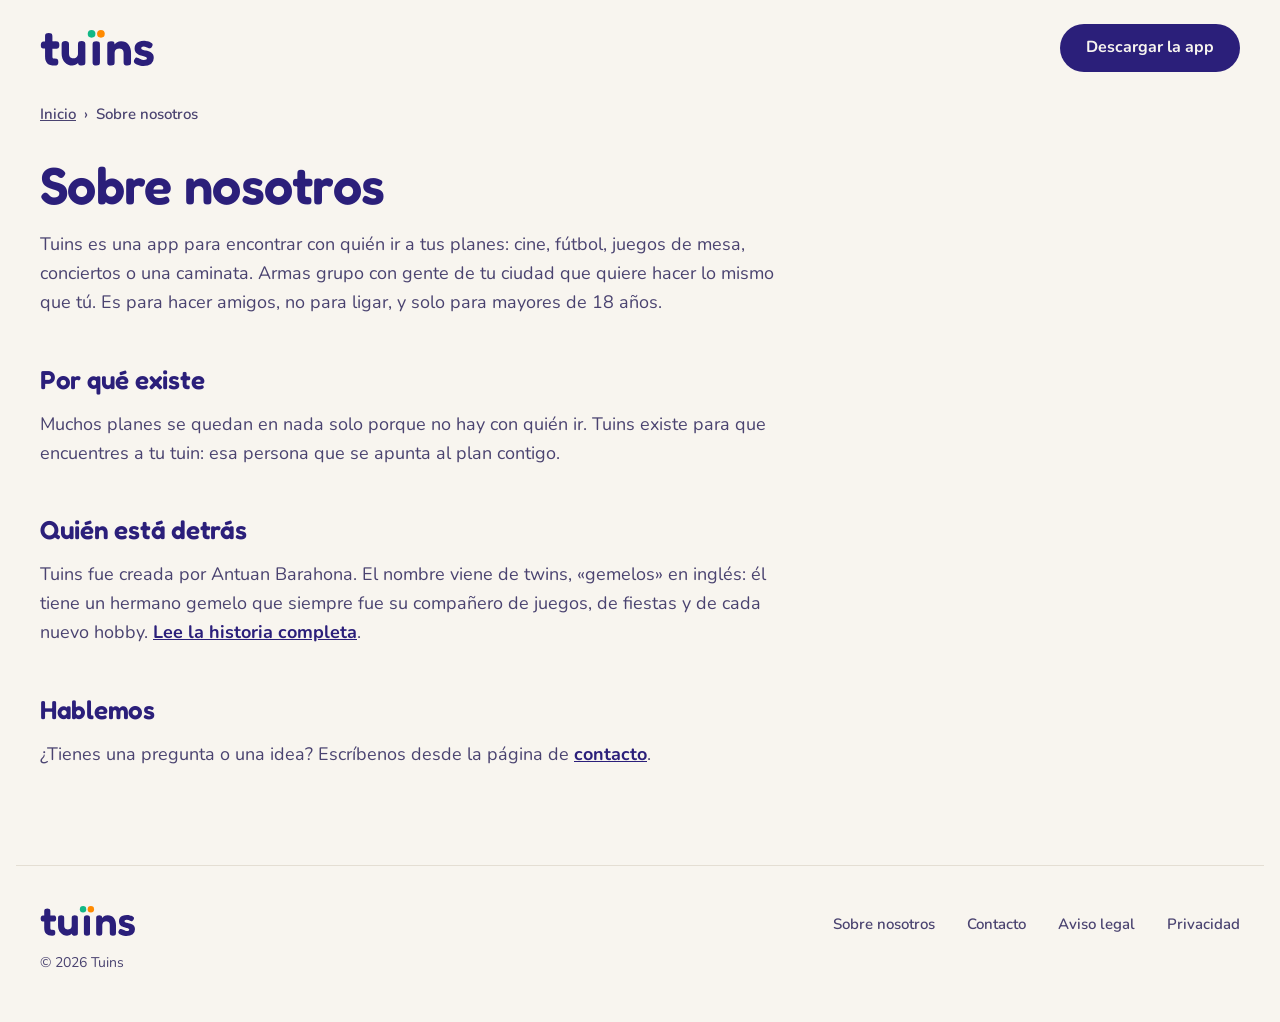
<file: sobre-nosotros.html>
<!doctype html>
<html lang="es">
<head>
  <meta charset="utf-8">
  <meta name="viewport" content="width=device-width, initial-scale=1">
  <!-- Política de seguridad: ver la nota en index.html -->
  <meta http-equiv="Content-Security-Policy" content="default-src 'none'; style-src 'self'; img-src 'self'; font-src 'self'; manifest-src 'self'; connect-src 'self'; base-uri 'none'; form-action 'none'">

  <title>Sobre nosotros | Tuins</title>
  <meta name="description" content="Qué es Tuins, por qué existe y quién está detrás de la app para encontrar con quién ir a tus planes y hacer amigos.">
  <link rel="canonical" href="https://josueantuanb.github.io/tuins/sobre-nosotros.html">
  <meta name="robots" content="index, follow">
  <meta name="theme-color" content="#2B1F7A">

  <link rel="icon" href="favicon.ico" sizes="48x48">
  <link rel="icon" href="assets/icons/favicon.svg" type="image/svg+xml">
  <link rel="apple-touch-icon" href="assets/icons/apple-touch-icon.png">
  <link rel="manifest" href="site.webmanifest">

  <link rel="preload" href="assets/fonts/fredoka-latin.woff2" as="font" type="font/woff2" crossorigin>
  <link rel="preload" href="assets/fonts/nunito-latin.woff2" as="font" type="font/woff2" crossorigin>
  <link rel="stylesheet" href="css/styles.css">

  <script type="application/ld+json">
  {
    "@context": "https://schema.org",
    "@type": "BreadcrumbList",
    "itemListElement": [
      { "@type": "ListItem", "position": 1, "name": "Inicio", "item": "https://josueantuanb.github.io/tuins/" },
      { "@type": "ListItem", "position": 2, "name": "Sobre nosotros", "item": "https://josueantuanb.github.io/tuins/sobre-nosotros.html" }
    ]
  }
  </script>
</head>
<body>
  <a class="saltar" href="#contenido">Saltar al contenido</a>

  <header class="cabecera">
    <div class="contenedor cabecera__fila">
      <a class="cabecera__logo" href="./">
        <img src="assets/img/tuins-logo.svg" width="115" height="36" alt="Tuins, ir al inicio">
      </a>
      <a class="boton boton--primario boton--chico cabecera__cta" href="./#descargar">Descargar la app</a>
    </div>
  </header>

  <main id="contenido">
    <div class="contenedor">
      <nav class="migas" aria-label="Migas de pan">
        <ol>
          <li><a href="./">Inicio</a></li>
          <li aria-current="page">Sobre nosotros</li>
        </ol>
      </nav>

      <article class="pagina">
        <h1>Sobre nosotros</h1>
        <p>Tuins es una app para encontrar con quién ir a tus planes: cine, fútbol, juegos de mesa, conciertos o una caminata. Armas grupo con gente de tu ciudad que quiere hacer lo mismo que tú. Es para hacer amigos, no para ligar, y solo para mayores de 18 años.</p>

        <h2>Por qué existe</h2>
        <p>Muchos planes se quedan en nada solo porque no hay con quién ir. Tuins existe para que encuentres a tu tuin: esa persona que se apunta al plan contigo.</p>

        <h2>Quién está detrás</h2>
        <p>Tuins fue creada por Antuan Barahona. El nombre viene de <span lang="en">twins</span>, «gemelos» en inglés: él tiene un hermano gemelo que siempre fue su compañero de juegos, de fiestas y de cada nuevo hobby. <a href="./#historia">Lee la historia completa</a>.</p>

        <h2>Hablemos</h2>
        <p>¿Tienes una pregunta o una idea? Escríbenos desde la página de <a href="contacto.html">contacto</a>.</p>
      </article>
    </div>
  </main>

  <footer class="pie">
    <div class="contenedor pie__fila">
      <div>
        <img src="assets/img/tuins-logo.svg" width="96" height="30" alt="Tuins" loading="lazy" decoding="async">
        <p class="pie__copy">© 2026 Tuins</p>
      </div>
      <nav aria-label="Pie de página">
        <ul>
          <li><a href="sobre-nosotros.html" aria-current="page">Sobre nosotros</a></li>
          <li><a href="contacto.html">Contacto</a></li>
          <li><a href="aviso-legal.html">Aviso legal</a></li>
          <li><a href="privacidad.html">Privacidad</a></li>
        </ul>
      </nav>
    </div>
  </footer>
</body>
</html>
</file>
<file: css/styles.css>
/* =========================================================
   Tuins — landing page
   Paleta y tipografía de la Ruta 3 (Diéresis) v2
   ========================================================= */

@font-face {
  font-family: "Fredoka";
  src: url("../assets/fonts/fredoka-latin.woff2") format("woff2");
  font-weight: 500 600;
  font-style: normal;
  font-display: swap;
}

@font-face {
  font-family: "Nunito";
  src: url("../assets/fonts/nunito-latin.woff2") format("woff2");
  font-weight: 400 800;
  font-style: normal;
  font-display: swap;
}

:root {
  --indigo: #2B1F7A;
  --indigo-hover: #3A2C99;
  --menta: #12B886;
  --mandarina: #FF8A00;
  --mandarina-hover: #FF9B26;
  --hueso: #F8F5EF;
  --blanco: #FFFFFF;
  --texto-suave: #4A4370;
  --linea: #E4DED3;
  --oscuro: #15102F;
  --lavanda: #DCD6F7;
  --lavanda-texto: #D9D3F5;
  --lavanda-suave: #BDB3F0;

  --f-titulo: "Fredoka", "Nunito", ui-rounded, system-ui, sans-serif;
  --f-texto: "Nunito", system-ui, -apple-system, "Segoe UI", Roboto, sans-serif;

  --radio-pill: 999px;
  --contenedor: 1200px;
}

/* ---------- Base ---------- */
*,
*::before,
*::after { box-sizing: border-box; }

html {
  scroll-behavior: smooth;
  -webkit-text-size-adjust: 100%;
}

@media (prefers-reduced-motion: reduce) {
  html { scroll-behavior: auto; }
  *, *::before, *::after { transition: none !important; }
}

body {
  margin: 0;
  background: var(--hueso);
  color: var(--indigo);
  font-family: var(--f-texto);
  font-size: 1.125rem;
  line-height: 1.6;
  -webkit-font-smoothing: antialiased;
}

img { display: block; max-width: 100%; height: auto; }

h1, h2, h3 {
  margin: 0;
  font-family: var(--f-titulo);
  font-weight: 600;
  line-height: 1.12;
  letter-spacing: -0.01em;
  text-wrap: balance;
}

p { margin: 0; }
a { color: inherit; }

:focus-visible {
  outline: 3px solid var(--mandarina);
  outline-offset: 3px;
  border-radius: 8px;
}

section[id] { scroll-margin-top: 24px; }

.saltar {
  position: absolute;
  left: 16px;
  top: -80px;
  z-index: 10;
  padding: 12px 18px;
  border-radius: 12px;
  background: var(--indigo);
  color: var(--hueso);
  font-weight: 700;
  text-decoration: none;
}
.saltar:focus { top: 16px; }

.contenedor {
  width: 100%;
  max-width: calc(var(--contenedor) + 48px);
  margin-inline: auto;
  padding-inline: 24px;
}

.centrado { text-align: center; }
.centrado h2 { margin-inline: auto; }

/* ---------- Botones ---------- */
.botones {
  display: flex;
  flex-wrap: wrap;
  gap: 16px;
}

.boton {
  display: inline-flex;
  align-items: center;
  justify-content: center;
  min-height: 56px;
  padding: 0 28px;
  border: 2px solid transparent;
  border-radius: var(--radio-pill);
  font-weight: 700;
  font-size: 1.0625rem;
  text-decoration: none;
  white-space: nowrap;
  transition: transform 0.15s ease, background-color 0.15s ease;
}
.boton:hover { transform: translateY(-1px); }

.boton--primario { background: var(--indigo); color: var(--hueso); }
.boton--primario:hover { background: var(--indigo-hover); }

.boton--secundario { border-color: var(--indigo); color: var(--indigo); }
.boton--secundario:hover { background: rgba(43, 31, 122, 0.06); }

.boton--acento { background: var(--mandarina); color: var(--indigo); }
.boton--acento:hover { background: var(--mandarina-hover); }

.boton--claro { border-color: var(--hueso); color: var(--hueso); }
.boton--claro:hover { background: rgba(248, 245, 239, 0.1); }

.boton--chico { min-height: 48px; padding: 0 24px; font-size: 1rem; }

/* ---------- Cabecera ---------- */
.cabecera { padding-block: 24px; }

.cabecera__fila {
  display: flex;
  align-items: center;
  gap: 36px;
}

.cabecera__logo { margin-right: auto; border-radius: 8px; }

.cabecera__nav ul {
  display: flex;
  gap: 36px;
  margin: 0;
  padding: 0;
  list-style: none;
}

.cabecera__nav a {
  display: inline-block;
  padding-block: 12px;
  font-size: 1rem;
  font-weight: 600;
  text-decoration: none;
}
.cabecera__nav a:hover {
  text-decoration: underline;
  text-decoration-thickness: 2px;
  text-underline-offset: 6px;
}

/* ---------- Hero ---------- */
.hero {
  padding-block: 40px 104px;
  overflow: hidden;
}

.hero__grid {
  display: grid;
  grid-template-columns: minmax(0, 1.15fr) minmax(0, 1fr);
  gap: 48px;
  align-items: center;
}

.etiqueta {
  display: inline-block;
  margin-bottom: 28px;
  padding: 6px 16px;
  border: 1.5px solid var(--indigo);
  border-radius: var(--radio-pill);
  font-size: 0.875rem;
  font-weight: 800;
}

.hero h1 {
  max-width: 9.5em;
  font-size: clamp(2.75rem, 5.2vw, 4.5rem);
  line-height: 1.1;
  letter-spacing: -0.015em;
}

.hero__bajada {
  max-width: 34rem;
  margin-top: 24px;
  color: var(--texto-suave);
  font-size: 1.25rem;
  line-height: 1.6;
}

.hero .botones { margin-top: 40px; }

.hero__nota {
  margin-top: 20px;
  color: var(--texto-suave);
  font-size: 0.9375rem;
  font-weight: 600;
}

/* Los dos puntos de la marca detrás del teléfono */
.hero__visual {
  position: relative;
  display: flex;
  justify-content: center;
}
.hero__visual::before,
.hero__visual::after {
  content: "";
  position: absolute;
  top: -40px;
  left: 50%;
  width: 280px;
  height: 280px;
  border-radius: 50%;
}
.hero__visual::before { background: var(--menta); transform: translateX(calc(-50% - 170px)); }
.hero__visual::after { background: var(--mandarina); transform: translateX(calc(-50% + 170px)); }

/* Mockup del teléfono */
.telefono {
  position: relative;
  z-index: 1;
  width: 300px;
  height: 620px;
  padding: 12px;
  border-radius: 46px;
  background: var(--oscuro);
}

.telefono__pantalla {
  position: relative;
  height: 100%;
  padding: 22px 12px 0;
  overflow: hidden;
  border-radius: 36px;
  background: var(--hueso);
}

.app__cabecera {
  display: flex;
  align-items: center;
  justify-content: space-between;
  padding-inline: 8px;
}

.app__titulo {
  font-family: var(--f-titulo);
  font-size: 22px;
  font-weight: 600;
  line-height: 1.2;
}

.app__sub {
  color: var(--texto-suave);
  font-size: 12px;
  font-weight: 600;
}

.app__avatar {
  display: grid;
  place-items: center;
  width: 32px;
  height: 32px;
  border-radius: 50%;
  background: var(--menta);
  font-size: 11px;
  font-weight: 800;
}

.app__filtros {
  display: flex;
  gap: 6px;
  margin: 16px 8px 14px;
}

.filtro {
  padding: 5px 12px;
  border: 1px solid var(--linea);
  border-radius: var(--radio-pill);
  background: var(--blanco);
  font-size: 12px;
  font-weight: 700;
}
.filtro--activo {
  border-color: var(--indigo);
  background: var(--indigo);
  color: var(--hueso);
  font-weight: 800;
}

.plan {
  margin-bottom: 12px;
  padding: 14px;
  border: 1px solid var(--linea);
  border-radius: 18px;
  background: var(--blanco);
}

.plan__fila {
  display: flex;
  align-items: center;
  justify-content: space-between;
}

.plan__tag {
  padding: 3px 10px;
  border-radius: var(--radio-pill);
  font-size: 11px;
  font-weight: 800;
}
.plan__tag--menta { background: var(--menta); }
.plan__tag--mandarina { background: var(--mandarina); }
.plan__tag--lavanda { background: var(--lavanda); }

.plan__cupo {
  color: var(--texto-suave);
  font-size: 11px;
  font-weight: 700;
}

.plan__titulo {
  margin-top: 8px;
  font-family: var(--f-titulo);
  font-size: 17px;
  font-weight: 600;
  line-height: 1.3;
}

.plan__meta {
  margin-bottom: 10px;
  color: var(--texto-suave);
  font-size: 12px;
  font-weight: 600;
}

.avatares { display: flex; align-items: center; }

.av {
  display: grid;
  place-items: center;
  width: 26px;
  height: 26px;
  margin-right: -4px;
  border: 2px solid var(--blanco);
  border-radius: 50%;
  font-size: 9px;
  font-weight: 800;
}
.av--menta { background: var(--menta); }
.av--mandarina { background: var(--mandarina); }
.av--indigo { background: var(--indigo); color: var(--hueso); }

.av__mas {
  margin-left: 10px;
  color: var(--texto-suave);
  font-size: 11px;
  font-weight: 700;
}

.plan__boton {
  padding: 5px 14px;
  border-radius: var(--radio-pill);
  background: var(--indigo);
  color: var(--hueso);
  font-size: 12px;
  font-weight: 800;
}

.app__barra {
  position: absolute;
  right: 0;
  bottom: 0;
  left: 0;
  display: grid;
  grid-template-columns: repeat(4, minmax(0, 1fr));
  align-items: center;
  height: 60px;
  border-top: 1px solid var(--linea);
  background: var(--blanco);
  color: var(--texto-suave);
  font-size: 11px;
  font-weight: 700;
  text-align: center;
}
.app__barra .activo {
  position: relative;
  color: var(--indigo);
  font-weight: 800;
}
.app__barra .activo::before {
  content: "";
  position: absolute;
  top: -10px;
  left: 50%;
  width: 8px;
  height: 8px;
  border-radius: 50%;
  background: var(--menta);
  transform: translateX(-50%);
}

/* ---------- Secciones ---------- */
.seccion { padding-block: 120px; }

.antetitulo {
  margin-bottom: 16px;
  color: var(--texto-suave);
  font-size: 0.875rem;
  font-weight: 800;
  letter-spacing: 0.14em;
  text-transform: uppercase;
}
.antetitulo--claro { color: var(--lavanda-suave); }
.antetitulo--indigo { color: var(--indigo); }

.seccion h2,
.banda h2 {
  max-width: 16em;
  font-size: clamp(2.125rem, 3.6vw, 3rem);
  line-height: 1.17;
}

.tarjeta {
  padding: 32px;
  border: 1px solid var(--linea);
  border-radius: 28px;
  background: var(--blanco);
}

/* Cómo funciona */
.pasos {
  display: grid;
  grid-template-columns: repeat(auto-fit, minmax(min(300px, 100%), 1fr));
  gap: 36px;
  margin: 48px 0 0;
  padding: 0;
  list-style: none;
}

.paso__num {
  display: grid;
  place-items: center;
  width: 56px;
  height: 56px;
  margin-bottom: 24px;
  border-radius: 50%;
  font-family: var(--f-titulo);
  font-size: 1.5rem;
  font-weight: 600;
}
.paso__num--menta { background: var(--menta); }
.paso__num--mandarina { background: var(--mandarina); }
.paso__num--indigo { background: var(--indigo); color: var(--hueso); }

.paso h3 { margin-bottom: 12px; font-size: 1.625rem; }
.paso p { color: var(--texto-suave); line-height: 1.55; }

/* Bandas de color */
.banda { padding-block: 96px; }
.banda--indigo { background: var(--indigo); color: var(--hueso); }
.banda--menta { background: var(--menta); color: var(--indigo); }

.banda__bajada {
  max-width: 40rem;
  margin: 16px auto 0;
  color: var(--lavanda-texto);
  font-size: 1.25rem;
}

/* Actividades */
.chips {
  display: flex;
  flex-wrap: wrap;
  justify-content: center;
  gap: 14px;
  max-width: 1100px;
  margin: 48px auto 0;
  padding: 0;
  list-style: none;
}

.chip {
  display: inline-flex;
  align-items: center;
  min-height: 56px;
  padding: 0 28px;
  border: 1.5px solid var(--hueso);
  border-radius: var(--radio-pill);
  font-size: 1.25rem;
  font-weight: 700;
}
.chip--mandarina { border-color: var(--mandarina); background: var(--mandarina); color: var(--indigo); }
.chip--menta { border-color: var(--menta); background: var(--menta); color: var(--indigo); }
.chip--hueso { background: var(--hueso); color: var(--indigo); }
.chip--nuevo { border-style: dashed; border-color: var(--mandarina); color: var(--mandarina); }

/* Seguridad */
.seguridad {
  display: grid;
  grid-template-columns: minmax(0, 440px) minmax(0, 1fr);
  gap: 80px;
  align-items: start;
}

.seguridad__intro > p:last-child {
  margin-top: 20px;
  color: var(--texto-suave);
  font-size: 1.25rem;
}

.garantias {
  display: grid;
  grid-template-columns: repeat(auto-fit, minmax(min(260px, 100%), 1fr));
  gap: 16px;
  margin: 0;
  padding: 0;
  list-style: none;
}

.garantia { padding: 28px; border-radius: 24px; }
.garantia svg { width: 44px; height: 44px; margin-bottom: 20px; }
.garantia h3 { margin-bottom: 8px; font-size: 1.375rem; }
.garantia p { color: var(--texto-suave); font-size: 1.0625rem; line-height: 1.55; }

/* Nuestra historia */
.historia {
  display: grid;
  grid-template-columns: minmax(0, 360px) minmax(0, 1fr);
  gap: 80px;
  align-items: center;
}

.historia__simbolo { width: 300px; justify-self: center; }

.historia h2 { font-size: clamp(2.25rem, 3.9vw, 3.25rem); }

.historia__cita {
  max-width: 42rem;
  margin: 20px 0 0;
  font-size: 1.375rem;
  line-height: 1.55;
}

.historia__cita p + p { margin-top: 16px; }

.historia__firma {
  margin-top: 28px;
  font-size: 1.125rem;
  font-weight: 800;
}

/* Preguntas frecuentes */
.seccion--faq { padding-bottom: 80px; }

.faq {
  display: grid;
  grid-template-columns: repeat(auto-fit, minmax(min(420px, 100%), 1fr));
  column-gap: 48px;
  margin-top: 40px;
}

.faq__item {
  padding-block: 28px;
  border-top: 1.5px solid var(--linea);
}
.faq__item h3 { margin-bottom: 10px; font-size: 1.5rem; }
.faq__item p { color: var(--texto-suave); line-height: 1.55; }

/* Llamado final */
.cta { padding-bottom: 80px; }

.cta__tarjeta {
  position: relative;
  min-height: 380px;
  padding: 80px;
  overflow: hidden;
  border-radius: 40px;
  background: var(--indigo);
  color: var(--hueso);
}
.cta__tarjeta::before,
.cta__tarjeta::after {
  content: "";
  position: absolute;
  bottom: -55px;
  width: 270px;
  height: 270px;
  border-radius: 50%;
}
.cta__tarjeta::before { right: 160px; background: var(--menta); }
.cta__tarjeta::after { right: -120px; background: var(--mandarina); }

.cta__tarjeta > * { position: relative; z-index: 1; }

.cta h2 {
  max-width: 12em;
  font-size: clamp(2.25rem, 4.2vw, 3.5rem);
  line-height: 1.14;
}

.cta__tarjeta > p {
  margin-top: 16px;
  color: var(--lavanda-texto);
  font-size: 1.25rem;
}

.cta .botones { margin-top: 36px; }

/* Pie de página */
.pie { padding-bottom: 48px; }

.pie__fila {
  display: flex;
  flex-wrap: wrap;
  align-items: flex-start;
  justify-content: space-between;
  gap: 24px;
  padding-top: 40px;
  border-top: 1.5px solid var(--linea);
}

.pie__copy {
  margin-top: 16px;
  color: var(--texto-suave);
  font-size: 0.875rem;
}

.pie nav ul {
  display: flex;
  flex-wrap: wrap;
  gap: 8px 32px;
  margin: 0;
  padding: 0;
  list-style: none;
}

.pie nav a {
  display: inline-block;
  padding-block: 6px;
  color: var(--texto-suave);
  font-size: 0.9375rem;
  font-weight: 600;
  text-decoration: none;
}
.pie nav a:hover { color: var(--indigo); text-decoration: underline; }

/* ---------- Páginas de texto (sobre nosotros, contacto, legales) ---------- */
.migas ol {
  display: flex;
  flex-wrap: wrap;
  align-items: center;
  gap: 8px;
  margin: 0;
  padding: 0;
  list-style: none;
  color: var(--texto-suave);
  font-size: 0.9375rem;
  font-weight: 600;
}
.migas li + li::before { content: "›"; margin-right: 8px; }
.migas a { display: inline-block; padding-block: 6px; }

.pagina { max-width: 46rem; padding-block: 24px 96px; }
.pagina h1 { font-size: clamp(2.25rem, 4.2vw, 3.25rem); }
.pagina h2 { margin-top: 48px; font-size: 1.625rem; }
.pagina p { margin-top: 16px; color: var(--texto-suave); }
.pagina a { color: var(--indigo); font-weight: 700; }
.pagina__fecha { font-size: 0.9375rem; font-weight: 600; }

/* ---------- Responsive ---------- */
@media (max-width: 1080px) {
  .seguridad,
  .historia { gap: 48px; }
}

@media (max-width: 960px) {
  .cabecera__fila { flex-wrap: wrap; gap: 12px 24px; }
  .cabecera__nav {
    order: 3;
    width: 100%;
  }
  .cabecera__nav ul { flex-wrap: wrap; gap: 0 24px; }
  .cabecera__nav a { white-space: nowrap; }

  .hero { padding-top: 24px; }
  .hero__grid { grid-template-columns: minmax(0, 1fr); gap: 72px; }
  .hero__visual::before,
  .hero__visual::after { width: 240px; height: 240px; top: -36px; }
  .hero__visual::before { transform: translateX(calc(-50% - 150px)); }
  .hero__visual::after { transform: translateX(calc(-50% + 150px)); }

  .seguridad,
  .historia { grid-template-columns: minmax(0, 1fr); }
  .historia__simbolo { width: 180px; justify-self: start; }
}

@media (max-width: 640px) {
  body { font-size: 1.0625rem; }
  .seccion { padding-block: 80px; }
  .banda { padding-block: 72px; }
  .boton { width: 100%; }
  .cabecera .boton { width: auto; }
  .chip { min-height: 48px; padding: 0 20px; font-size: 1.0625rem; }
  .chips { gap: 10px; }
  .cta__tarjeta { padding: 48px 28px 210px; border-radius: 32px; }
  .cta__tarjeta::before,
  .cta__tarjeta::after { width: 200px; height: 200px; bottom: -70px; }
  .cta__tarjeta::before { right: auto; left: 12px; }
  .cta__tarjeta::after { right: -60px; }
  .historia__cita { font-size: 1.1875rem; }
}

@media (max-width: 380px) {
  .cabecera__cta { padding: 0 16px; font-size: 0.9375rem; }
  .telefono { transform: scale(0.92); transform-origin: top center; }
}
</file>
